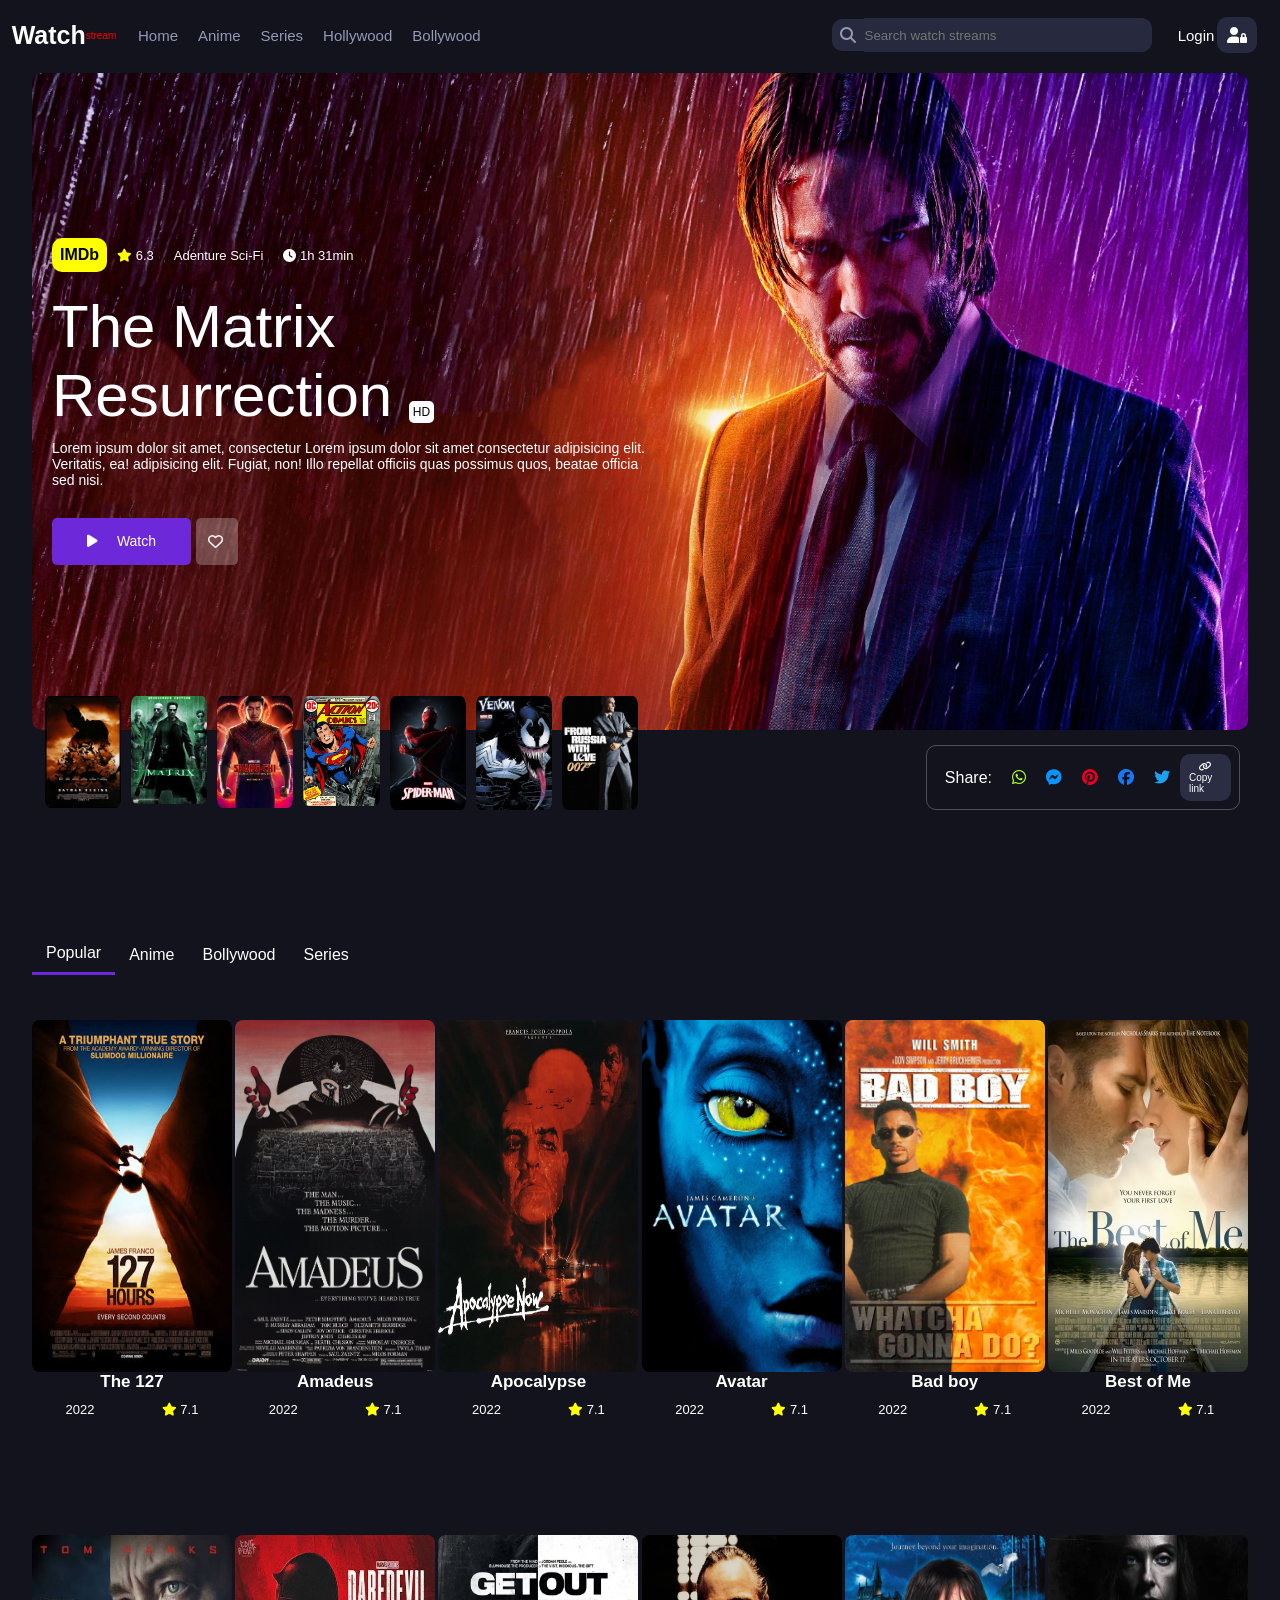
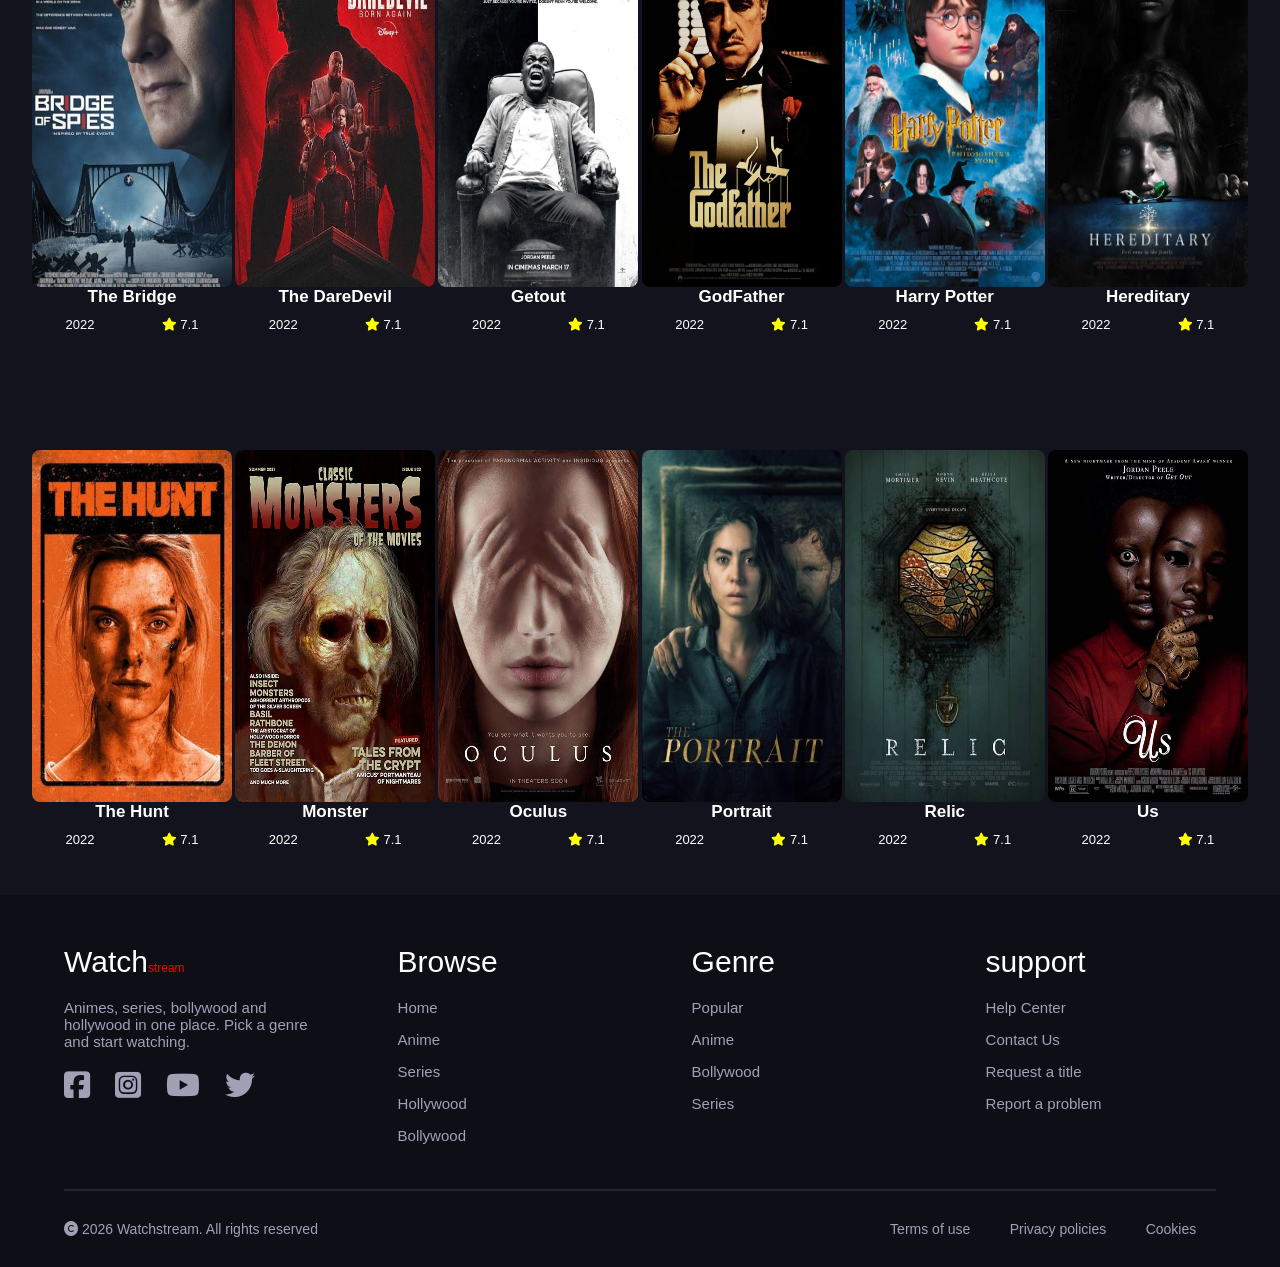
<file: index.html>
<!DOCTYPE html>
<html lang="en">
<head>
    <meta charset="UTF-8">
    <meta name="viewport" content="width=device-width, initial-scale=1.0">
    <title>Watch Stream</title>
    <link rel="stylesheet" href="index.css">
    <link rel="stylesheet" href="https://cdnjs.cloudflare.com/ajax/libs/font-awesome/6.4.0/css/all.min.css">

</head>
<body>
    <header class="header_section">
        <nav id="nav_container">
            <div class="nav_logo">
                <label for="home_logo">Watch<sub>stream</sub></label>
                <input type="radio" id="home_logo" name="nav_links">
            </div>
            <div class="nav_links">
                <label for="home">Home</label>
                <input type="radio" id="home" name="nav_links" checked>
                <label for="anime_nav">Anime</label>
                <input type="radio" id="anime_nav" name="nav_links">
                <label for="series_nav">Series</label>
                <input type="radio" id="series_nav" name="nav_links">
                <label for="holly">Hollywood</label>
                <input type="radio" id="holly" name="nav_links">
                <label for="bolly">Bollywood</label>
                <input type="radio" id="bolly" name="nav_links">
            </div>
            <div class="nav_search">
                <i class="fa-solid fa-magnifying-glass"></i>
                <input type="text" placeholder="Search watch streams" name="nav_search">
            </div>
            <div class="nav_login">
                <a href="http://127.0.0.1:5500/Watch_Stream/login.html#http://127.0.0.1:5500/Watch_Stream/index.html">Login</a>
                <i class="fa-solid fa-user-lock"></i>
            </div>
        </nav>
    </header>
    <main class="main_section">
        <div class="home_section">
            <div id="hero_container">
                <div class="hero_image">
                    <div class="hero_text">
                        <div class="hero_rating">
                            <h3>IMDb</h3>
                            <p><i class="fa-solid fa-star" style="color: yellow;"></i>  6.3</p>
                            <p>Adenture Sci-Fi</p>
                            <p><i class="fa-solid fa-clock"></i>    1h 31min</p>
                        </div>
                        <div class="hero_caption">
                            <h2>The Matrix Resurrection <span>HD</span></h2>
                            <p>Lorem ipsum dolor sit amet, consectetur Lorem ipsum dolor sit amet consectetur adipisicing elit. Veritatis, ea! adipisicing elit. Fugiat, non! Illo repellat officiis quas possimus quos, beatae officia sed nisi.</p>
                        </div>
                        <div class="hero_buttons">
                            <a href="#"><i class="fa-solid fa-play"></i>       Watch</a>
                            <div class="button2">
                                <a href="#"><i class="fa-regular fa-heart"></i></a>
                            </div>
                        </div>
                    </div>
                </div>
            </div>
            <div class="hero_options">
                <div class="hero_options_images">
                    <img src="images/batman.jpg" alt="baty" alt="batman">
                    <img src="images/matrix.jpg" alt="matrix">
                    <img src="images/shang.jpg" alt="shang chi">
                    <img src="images/superman.jpg" alt="superman">
                    <img src="images/spider.jpg" alt="spiderman">
                    <img src="images/venom.jpg" alt="venom">
                    <img src="images/james.jpg" alt="james bond">
                </div>
                <div class="hero_share">
                    <p>Share:</p>
                    <a href="#"><i class="fa-brands fa-whatsapp" style="color: greenyellow;"></i></a>
                    <a href="#"><i class="fa-brands fa-facebook-messenger" style="color: #0695FF;"></i></a>
                    <a href="#"><i class="fa-brands fa-pinterest" style="color: rgb(230, 0, 35);"></i></a>
                    <a href="#"><i class="fa-brands fa-facebook" style="color: rgb(24, 119, 242);"></i></a>
                    <a href="#"><i class="fa-brands fa-twitter" style="color: rgb(29, 161, 242);"></i></a>
                    <a href="#" class="hero_p"><p><i class="fa-solid fa-link"></i>Copy link</p></a>
                </div>
            </div>
            <div class="genre_container">
                <div class="genre_values">
                    <label for="popular" class="popular_label">Popular</label>
                    <input type="radio" value="popular" id="popular" class="radio" name="radio_same" checked>
                    <label for="anime" class="anime_label">Anime</label>
                    <input type="radio" value="anime" id="anime" class="radio" name="radio_same">
                    <label for="bollywood" class="bollywood_label">Bollywood</label>
                    <input type="radio" value="Bollywood" id="bollywood" class="radio" name="radio_same">
                    <label for="series" class="series_label">Series</label>
                    <input type="radio" value="series" id="series" class="radio" name="radio_same">
                </div>
            </div>
            <div class="movie_container">
                <div class="popular_movie">
                    <div class="popular_movie_set">
                        <img src="popular_content/127.jpg" alt="">
                        <div class="movie_text">
                            <h3>The 127</h3>
                            <div class="movie_p">
                                <p>2022</p>
                                <p><i class="fa-solid fa-star" style="color: yellow;"></i> 7.1</p>
                            </div>
                        </div>
                    </div>
                    <div class="popular_movie_set">
                        <img src="popular_content/amadeus.jpg" alt="">
                        <div class="movie_text">
                            <h3>Amadeus</h3>
                            <div class="movie_p">
                                <p>2022</p>
                                <p><i class="fa-solid fa-star" style="color: yellow;"></i> 7.1</p>
                            </div>
                        </div>
                    </div>
                    <div class="popular_movie_set">
                        <img src="popular_content/apocalypse.webp" alt="">
                        <div class="movie_text">
                            <h3>Apocalypse</h3>
                            <div class="movie_p">
                                <p>2022</p>
                                <p><i class="fa-solid fa-star" style="color: yellow;"></i> 7.1</p>
                            </div>
                        </div>
                    </div>
                    <div class="popular_movie_set">
                        <img src="popular_content/avatar.jpg" alt="">
                        <div class="movie_text">
                            <h3>Avatar</h3>
                            <div class="movie_p">
                                <p>2022</p>
                                <p><i class="fa-solid fa-star" style="color: yellow;"></i> 7.1</p>
                            </div>
                        </div>
                    </div>
                    <div class="popular_movie_set">
                        <img src="popular_content/badboy.jpg" alt="">
                        <div class="movie_text">
                            <h3>Bad boy</h3>
                            <div class="movie_p">
                                <p>2022</p>
                                <p><i class="fa-solid fa-star" style="color: yellow;"></i> 7.1</p>
                            </div>
                        </div>
                    </div>
                    <div class="popular_movie_set">
                        <img src="popular_content/bestof me.webp" alt="">
                        <div class="movie_text">
                            <h3>Best of Me</h3>
                            <div class="movie_p">
                                <p>2022</p>
                                <p><i class="fa-solid fa-star" style="color: yellow;"></i> 7.1</p>
                            </div>
                        </div>
                    </div>
                    <div class="popular_movie_set">
                        <img src="popular_content/bridge.jpg" alt="">
                        <div class="movie_text">
                            <h3>The Bridge</h3>
                            <div class="movie_p">
                                <p>2022</p>
                                <p><i class="fa-solid fa-star" style="color: yellow;"></i> 7.1</p>
                            </div>
                        </div>
                    </div>
                    <div class="popular_movie_set">
                        <img src="popular_content/daredevil.jpg" alt="">
                        <div class="movie_text">
                            <h3>The DareDevil</h3>
                            <div class="movie_p">
                                <p>2022</p>
                                <p><i class="fa-solid fa-star" style="color: yellow;"></i> 7.1</p>
                            </div>
                        </div>
                    </div>
                    <div class="popular_movie_set">
                        <img src="popular_content/getout.webp" alt="">
                        <div class="movie_text">
                            <h3>Getout</h3>
                            <div class="movie_p">
                                <p>2022</p>
                                <p><i class="fa-solid fa-star" style="color: yellow;"></i> 7.1</p>
                            </div>
                        </div>
                    </div>
                    <div class="popular_movie_set">
                        <img src="popular_content/godfather.jpg" alt="">
                        <div class="movie_text">
                            <h3>GodFather</h3>
                            <div class="movie_p">
                                <p>2022</p>
                                <p><i class="fa-solid fa-star" style="color: yellow;"></i> 7.1</p>
                            </div>
                        </div>
                    </div>
                    <div class="popular_movie_set">
                        <img src="popular_content/harrypotter.jpg" alt="">
                        <div class="movie_text">
                            <h3>Harry Potter</h3>
                            <div class="movie_p">
                                <p>2022</p>
                                <p><i class="fa-solid fa-star" style="color: yellow;"></i> 7.1</p>
                            </div>
                        </div>
                    </div>
                    <div class="popular_movie_set">
                        <img src="popular_content/hereditary.webp" alt="">
                        <div class="movie_text">
                            <h3>Hereditary</h3>
                            <div class="movie_p">
                                <p>2022</p>
                                <p><i class="fa-solid fa-star" style="color: yellow;"></i> 7.1</p>
                            </div>
                        </div>
                    </div>
                    <div class="popular_movie_set">
                        <img src="popular_content/hunt.jpg" alt="">
                        <div class="movie_text">
                            <h3>The Hunt</h3>
                            <div class="movie_p">
                                <p>2022</p>
                                <p><i class="fa-solid fa-star" style="color: yellow;"></i> 7.1</p>
                            </div>
                        </div>
                    </div>
                    <div class="popular_movie_set">
                        <img src="popular_content/monster.webp" alt="">
                        <div class="movie_text">
                            <h3>Monster</h3>
                            <div class="movie_p">
                                <p>2022</p>
                                <p><i class="fa-solid fa-star" style="color: yellow;"></i> 7.1</p>
                            </div>
                        </div>
                    </div>
                    <div class="popular_movie_set">
                        <img src="popular_content/oculus.jpg" alt="">
                        <div class="movie_text">
                            <h3>Oculus</h3>
                            <div class="movie_p">
                                <p>2022</p>
                                <p><i class="fa-solid fa-star" style="color: yellow;"></i> 7.1</p>
                            </div>
                        </div>
                    </div>
                    <div class="popular_movie_set">
                        <img src="popular_content/portrait.jpg" alt="">
                        <div class="movie_text">
                            <h3>Portrait</h3>
                            <div class="movie_p">
                                <p>2022</p>
                                <p><i class="fa-solid fa-star" style="color: yellow;"></i> 7.1</p>
                            </div>
                        </div>
                    </div>
                    <div class="popular_movie_set">
                        <img src="popular_content/relic.jpg" alt="">
                        <div class="movie_text">
                            <h3>Relic</h3>
                            <div class="movie_p">
                                <p>2022</p>
                                <p><i class="fa-solid fa-star" style="color: yellow;"></i> 7.1</p>
                            </div>
                        </div>
                    </div>
                    <div class="popular_movie_set">
                        <img src="popular_content/us.jpg" alt="">
                        <div class="movie_text">
                            <h3>Us</h3>
                            <div class="movie_p">
                                <p>2022</p>
                                <p><i class="fa-solid fa-star" style="color: yellow;"></i> 7.1</p>
                            </div>
                        </div>
                    </div>
                </div>
                <div class="anime_contain">
                    <div class="popular_movie_set">
                        <img src="anime_images/akira.jpg" alt="">
                        <div class="movie_text">
                            <h3>Akira</h3>
                            <div class="movie_p">
                                <p>2022</p>
                                <p><i class="fa-solid fa-star" style="color: yellow;"></i> 7.1</p>
                            </div>
                        </div>
                    </div>
                    <div class="popular_movie_set">
                        <img src="anime_images/another.jpg" alt="">
                        <div class="movie_text">
                            <h3>Another</h3>
                            <div class="movie_p">
                                <p>2022</p>
                                <p><i class="fa-solid fa-star" style="color: yellow;"></i> 7.1</p>
                            </div>
                        </div>
                    </div>
                    <div class="popular_movie_set">
                        <img src="anime_images/blackclover.jpg" alt="">
                        <div class="movie_text">
                            <h3>BlackClover</h3>
                            <div class="movie_p">
                                <p>2022</p>
                                <p><i class="fa-solid fa-star" style="color: yellow;"></i> 7.1</p>
                            </div>
                        </div>
                    </div>
                    <div class="popular_movie_set">
                        <img src="anime_images/bleach.jpg" alt="">
                        <div class="movie_text">
                            <h3>Bleach</h3>
                            <div class="movie_p">
                                <p>2022</p>
                                <p><i class="fa-solid fa-star" style="color: yellow;"></i> 7.1</p>
                            </div>
                        </div>
                    </div>
                    <div class="popular_movie_set">
                        <img src="anime_images/deathnote.jpg" alt="">
                        <div class="movie_text">
                            <h3>Death Note</h3>
                            <div class="movie_p">
                                <p>2022</p>
                                <p><i class="fa-solid fa-star" style="color: yellow;"></i> 7.1</p>
                            </div>
                        </div>
                    </div>
                    <div class="popular_movie_set">
                        <img src="anime_images/demonslayer.jpg" alt="">
                        <div class="movie_text">
                            <h3>Demon Slayer</h3>
                            <div class="movie_p">
                                <p>2022</p>
                                <p><i class="fa-solid fa-star" style="color: yellow;"></i> 7.1</p>
                            </div>
                        </div>
                    </div>
                    <div class="popular_movie_set">
                        <img src="anime_images/dragonball.jpg" alt="">
                        <div class="movie_text">
                            <h3>Dragon Ballz</h3>
                            <div class="movie_p">
                                <p>2022</p>
                                <p><i class="fa-solid fa-star" style="color: yellow;"></i> 7.1</p>
                            </div>
                        </div>
                    </div>
                    <div class="popular_movie_set">
                        <img src="anime_images/gate.jpg" alt="">
                        <div class="movie_text">
                            <h3>Gate</h3>
                            <div class="movie_p">
                                <p>2022</p>
                                <p><i class="fa-solid fa-star" style="color: yellow;"></i> 7.1</p>
                            </div>
                        </div>
                    </div>
                    <div class="popular_movie_set">
                        <img src="anime_images/haikyu.jpg" alt="">
                        <div class="movie_text">
                            <h3>Haikyu</h3>
                            <div class="movie_p">
                                <p>2022</p>
                                <p><i class="fa-solid fa-star" style="color: yellow;"></i> 7.1</p>
                            </div>
                        </div>
                    </div>
                    <div class="popular_movie_set">
                        <img src="anime_images/jujutsu.jpg" alt="">
                        <div class="movie_text">
                            <h3>Jujutsu Kaisen</h3>
                            <div class="movie_p">
                                <p>2022</p>
                                <p><i class="fa-solid fa-star" style="color: yellow;"></i> 7.1</p>
                            </div>
                        </div>
                    </div>
                    <div class="popular_movie_set">
                        <img src="anime_images/lain.jpg" alt="">
                        <div class="movie_text">
                            <h3>Serial Experiment Lain</h3>
                            <div class="movie_p">
                                <p>2022</p>
                                <p><i class="fa-solid fa-star" style="color: yellow;"></i> 7.1</p>
                            </div>
                        </div>
                    </div>
                    <div class="popular_movie_set">
                        <img src="anime_images/naruto.jpg" alt="">
                        <div class="movie_text">
                            <h3>Naruto</h3>
                            <div class="movie_p">
                                <p>2022</p>
                                <p><i class="fa-solid fa-star" style="color: yellow;"></i> 7.1</p>
                            </div>
                        </div>
                    </div>
                    <div class="popular_movie_set">
                        <img src="anime_images/onepiece.jpg" alt="">
                        <div class="movie_text">
                            <h3>One Piece</h3>
                            <div class="movie_p">
                                <p>2022</p>
                                <p><i class="fa-solid fa-star" style="color: yellow;"></i> 7.1</p>
                            </div>
                        </div>
                    </div>
                    <div class="popular_movie_set">
                        <img src="anime_images/paprika.jpg" alt="">
                        <div class="movie_text">
                            <h3>Paprika</h3>
                            <div class="movie_p">
                                <p>2022</p>
                                <p><i class="fa-solid fa-star" style="color: yellow;"></i> 7.1</p>
                            </div>
                        </div>
                    </div>
                    <div class="popular_movie_set">
                        <img src="anime_images/promise.jpg" alt="">
                        <div class="movie_text">
                            <h3>The Promise Neverland</h3>
                            <div class="movie_p">
                                <p>2022</p>
                                <p><i class="fa-solid fa-star" style="color: yellow;"></i> 7.1</p>
                            </div>
                        </div>
                    </div>
                    <div class="popular_movie_set">
                        <img src="anime_images/steinsgate.jpg" alt="">
                        <div class="movie_text">
                            <h3>Steins Gate</h3>
                            <div class="movie_p">
                                <p>2022</p>
                                <p><i class="fa-solid fa-star" style="color: yellow;"></i> 7.1</p>
                            </div>
                        </div>
                    </div>
                    <div class="popular_movie_set">
                        <img src="anime_images/summertime.jpg" alt="">
                        <div class="movie_text">
                            <h3>Summertime Rendering</h3>
                            <div class="movie_p">
                                <p>2022</p>
                                <p><i class="fa-solid fa-star" style="color: yellow;"></i> 7.1</p>
                            </div>
                        </div>
                    </div>
                    <div class="popular_movie_set">
                        <img src="anime_images/tokyo ghoul.jpg" alt="">
                        <div class="movie_text">
                            <h3>Tokyo Ghoul</h3>
                            <div class="movie_p">
                                <p>2022</p>
                                <p><i class="fa-solid fa-star" style="color: yellow;"></i> 7.1</p>
                            </div>
                        </div>
                    </div>
                </div>
                <div class="bollywood_contain">
                    <div class="popular_movie_set">
                        <img src="bollywood/bandhan.jpg" alt="">
                        <div class="movie_text">
                            <h3>Bandhan</h3>
                            <div class="movie_p">
                                <p>2022</p>
                                <p><i class="fa-solid fa-star" style="color: yellow;"></i> 7.1</p>
                            </div>
                        </div>
                    </div>
                    <div class="popular_movie_set">
                        <img src="bollywood/barsaat.jpg" alt="">
                        <div class="movie_text">
                            <h3>Barsaat</h3>
                            <div class="movie_p">
                                <p>2022</p>
                                <p><i class="fa-solid fa-star" style="color: yellow;"></i> 7.1</p>
                            </div>
                        </div>
                    </div>
                    <div class="popular_movie_set">
                        <img src="bollywood/deewar.jpg" alt="">
                        <div class="movie_text">
                            <h3>Deewar</h3>
                            <div class="movie_p">
                                <p>2022</p>
                                <p><i class="fa-solid fa-star" style="color: yellow;"></i> 7.1</p>
                            </div>
                        </div>
                    </div>
                    <div class="popular_movie_set">
                        <img src="bollywood/devdas.jpg" alt="">
                        <div class="movie_text">
                            <h3>Devdas</h3>
                            <div class="movie_p">
                                <p>2022</p>
                                <p><i class="fa-solid fa-star" style="color: yellow;"></i> 7.1</p>
                            </div>
                        </div>
                    </div>
                    <div class="popular_movie_set">
                        <img src="bollywood/guru.jpg" alt="">
                        <div class="movie_text">
                            <h3>Guru</h3>
                            <div class="movie_p">
                                <p>2022</p>
                                <p><i class="fa-solid fa-star" style="color: yellow;"></i> 7.1</p>
                            </div>
                        </div>
                    </div>
                    <div class="popular_movie_set">
                        <img src="bollywood/hum tum.webp" alt="">
                        <div class="movie_text">
                            <h3>Hum Tum</h3>
                            <div class="movie_p">
                                <p>2022</p>
                                <p><i class="fa-solid fa-star" style="color: yellow;"></i> 7.1</p>
                            </div>
                        </div>
                    </div>
                    <div class="popular_movie_set">
                        <img src="bollywood/kahaani.jpg" alt="">
                        <div class="movie_text">
                            <h3>Kahaani</h3>
                            <div class="movie_p">
                                <p>2022</p>
                                <p><i class="fa-solid fa-star" style="color: yellow;"></i> 7.1</p>
                            </div>
                        </div>
                    </div>
                    <div class="popular_movie_set">
                        <img src="bollywood/lagaan.jpg" alt="">
                        <div class="movie_text">
                            <h3>Lagaan</h3>
                            <div class="movie_p">
                                <p>2022</p>
                                <p><i class="fa-solid fa-star" style="color: yellow;"></i> 7.1</p>
                            </div>
                        </div>
                    </div>
                    <div class="popular_movie_set">
                        <img src="bollywood/masaan.jpg" alt="">
                        <div class="movie_text">
                            <h3>Masaan</h3>
                            <div class="movie_p">
                                <p>2022</p>
                                <p><i class="fa-solid fa-star" style="color: yellow;"></i> 7.1</p>
                            </div>
                        </div>
                    </div>
                    <div class="popular_movie_set">
                        <img src="bollywood/muchaleazam.jpg" alt="">
                        <div class="movie_text">
                            <h3>Muchaleazam</h3>
                            <div class="movie_p">
                                <p>2022</p>
                                <p><i class="fa-solid fa-star" style="color: yellow;"></i> 7.1</p>
                            </div>
                        </div>
                    </div>
                    <div class="popular_movie_set">
                        <img src="bollywood/oo meri sharilee.jpg" alt="">
                        <div class="movie_text">
                            <h3>Oo Meri Sharmilee</h3>
                            <div class="movie_p">
                                <p>2022</p>
                                <p><i class="fa-solid fa-star" style="color: yellow;"></i> 7.1</p>
                            </div>
                        </div>
                    </div>
                    <div class="popular_movie_set">
                        <img src="bollywood/padmaavati.jpg" alt="">
                        <div class="movie_text">
                            <h3>Padmaavati</h3>
                            <div class="movie_p">
                                <p>2022</p>
                                <p><i class="fa-solid fa-star" style="color: yellow;"></i> 7.1</p>
                            </div>
                        </div>
                    </div>
                    <div class="popular_movie_set">
                        <img src="bollywood/raaz.jpg" alt="">
                        <div class="movie_text">
                            <h3>Raaz</h3>
                            <div class="movie_p">
                                <p>2022</p>
                                <p><i class="fa-solid fa-star" style="color: yellow;"></i> 7.1</p>
                            </div>
                        </div>
                    </div>
                    <div class="popular_movie_set">
                        <img src="bollywood/raees.jpg" alt="">
                        <div class="movie_text">
                            <h3>Raees</h3>
                            <div class="movie_p">
                                <p>2022</p>
                                <p><i class="fa-solid fa-star" style="color: yellow;"></i> 7.1</p>
                            </div>
                        </div>
                    </div>
                    <div class="popular_movie_set">
                        <img src="bollywood/sadma.jpg" alt="">
                        <div class="movie_text">
                            <h3>Sadma</h3>
                            <div class="movie_p">
                                <p>2022</p>
                                <p><i class="fa-solid fa-star" style="color: yellow;"></i> 7.1</p>
                            </div>
                        </div>
                    </div>
                    <div class="popular_movie_set">
                        <img src="bollywood/saiyara.webp" alt="">
                        <div class="movie_text">
                            <h3>Saiyara</h3>
                            <div class="movie_p">
                                <p>2022</p>
                                <p><i class="fa-solid fa-star" style="color: yellow;"></i> 7.1</p>
                            </div>
                        </div>
                    </div>
                    <div class="popular_movie_set">
                        <img src="bollywood/sholay.jpg" alt="">
                        <div class="movie_text">
                            <h3>Sholay</h3>
                            <div class="movie_p">
                                <p>2022</p>
                                <p><i class="fa-solid fa-star" style="color: yellow;"></i> 7.1</p>
                            </div>
                        </div>
                    </div>
                    <div class="popular_movie_set">
                        <img src="bollywood/kahaani.jpg" alt="">
                        <div class="movie_text">
                            <h3>Kahaani</h3>
                            <div class="movie_p">
                                <p>2022</p>
                                <p><i class="fa-solid fa-star" style="color: yellow;"></i> 7.1</p>
                            </div>
                        </div>
                    </div>
                </div>
                <div class="series_contain">
                    <div class="popular_movie_set">
                        <img src="series/a complete unknown.jpg" alt="">
                        <div class="movie_text">
                            <h3>A complete unknown</h3>
                            <div class="movie_p">
                                <p>2022</p>
                                <p><i class="fa-solid fa-star" style="color: yellow;"></i> 7.1</p>
                            </div>
                        </div>
                    </div>
                    <div class="popular_movie_set">
                        <img src="series/from.jpg" alt="">
                        <div class="movie_text">
                            <h3>From</h3>
                            <div class="movie_p">
                                <p>2022</p>
                                <p><i class="fa-solid fa-star" style="color: yellow;"></i> 7.1</p>
                            </div>
                        </div>
                    </div>
                    <div class="popular_movie_set">
                        <img src="series/gatsby.jpg" alt="">
                        <div class="movie_text">
                            <h3>Gatsby</h3>
                            <div class="movie_p">
                                <p>2022</p>
                                <p><i class="fa-solid fa-star" style="color: yellow;"></i> 7.1</p>
                            </div>
                        </div>
                    </div>
                    <div class="popular_movie_set">
                        <img src="series/i will find you.jpg" alt="">
                        <div class="movie_text">
                            <h3>I will find you</h3>
                            <div class="movie_p">
                                <p>2022</p>
                                <p><i class="fa-solid fa-star" style="color: yellow;"></i> 7.1</p>
                            </div>
                        </div>
                    </div>
                    <div class="popular_movie_set">
                        <img src="series/inside henry cato.webp" alt="">
                        <div class="movie_text">
                            <h3>Inside henry cato</h3>
                            <div class="movie_p">
                                <p>2022</p>
                                <p><i class="fa-solid fa-star" style="color: yellow;"></i> 7.1</p>
                            </div>
                        </div>
                    </div>
                    <div class="popular_movie_set">
                        <img src="series/money heist.jpg" alt="">
                        <div class="movie_text">
                            <h3>Money heist</h3>
                            <div class="movie_p">
                                <p>2022</p>
                                <p><i class="fa-solid fa-star" style="color: yellow;"></i> 7.1</p>
                            </div>
                        </div>
                    </div>
                    <div class="popular_movie_set">
                        <img src="series/national geographic.jpg" alt="">
                        <div class="movie_text">
                            <h3>National geographic</h3>
                            <div class="movie_p">
                                <p>2022</p>
                                <p><i class="fa-solid fa-star" style="color: yellow;"></i> 7.1</p>
                            </div>
                        </div>
                    </div>
                    <div class="popular_movie_set">
                        <img src="series/nordic chic.webp" alt="">
                        <div class="movie_text">
                            <h3>Nordic Chic</h3>
                            <div class="movie_p">
                                <p>2022</p>
                                <p><i class="fa-solid fa-star" style="color: yellow;"></i> 7.1</p>
                            </div>
                        </div>
                    </div>
                    <div class="popular_movie_set">
                        <img src="series/portrait.jpg" alt="">
                        <div class="movie_text">
                            <h3>The Portrait</h3>
                            <div class="movie_p">
                                <p>2022</p>
                                <p><i class="fa-solid fa-star" style="color: yellow;"></i> 7.1</p>
                            </div>
                        </div>
                    </div>
                    <div class="popular_movie_set">
                        <img src="series/primavera.webp" alt="">
                        <div class="movie_text">
                            <h3>Primavera</h3>
                            <div class="movie_p">
                                <p>2022</p>
                                <p><i class="fa-solid fa-star" style="color: yellow;"></i> 7.1</p>
                            </div>
                        </div>
                    </div>
                    <div class="popular_movie_set">
                        <img src="series/revenge is best served rich.webp" alt="">
                        <div class="movie_text">
                            <h3>Revenge is best served rich</h3>
                            <div class="movie_p">
                                <p>2022</p>
                                <p><i class="fa-solid fa-star" style="color: yellow;"></i> 7.1</p>
                            </div>
                        </div>
                    </div>
                    <div class="popular_movie_set">
                        <img src="series/rome.webp" alt="">
                        <div class="movie_text">
                            <h3>Rome</h3>
                            <div class="movie_p">
                                <p>2022</p>
                                <p><i class="fa-solid fa-star" style="color: yellow;"></i> 7.1</p>
                            </div>
                        </div>
                    </div>
                    <div class="popular_movie_set">
                        <img src="series/stay close.jpg" alt="">
                        <div class="movie_text">
                            <h3>Stay close</h3>
                            <div class="movie_p">
                                <p>2022</p>
                                <p><i class="fa-solid fa-star" style="color: yellow;"></i> 7.1</p>
                            </div>
                        </div>
                    </div>
                    <div class="popular_movie_set">
                        <img src="series/the english.jpg" alt="">
                        <div class="movie_text">
                            <h3>The English</h3>
                            <div class="movie_p">
                                <p>2022</p>
                                <p><i class="fa-solid fa-star" style="color: yellow;"></i> 7.1</p>
                            </div>
                        </div>
                    </div>
                    <div class="popular_movie_set">
                        <img src="series/the listener.jpg" alt="">
                        <div class="movie_text">
                            <h3>The listener</h3>
                            <div class="movie_p">
                                <p>2022</p>
                                <p><i class="fa-solid fa-star" style="color: yellow;"></i> 7.1</p>
                            </div>
                        </div>
                    </div>
                    <div class="popular_movie_set">
                        <img src="series/the stolen crown.jpg" alt="">
                        <div class="movie_text">
                            <h3>The stolen crown</h3>
                            <div class="movie_p">
                                <p>2022</p>
                                <p><i class="fa-solid fa-star" style="color: yellow;"></i> 7.1</p>
                            </div>
                        </div>
                    </div>
                    <div class="popular_movie_set">
                        <img src="series/wednesday.jpg" alt="">
                        <div class="movie_text">
                            <h3>Wednesday</h3>
                            <div class="movie_p">
                                <p>2022</p>
                                <p><i class="fa-solid fa-star" style="color: yellow;"></i> 7.1</p>
                            </div>
                        </div>
                    </div>
                    <div class="popular_movie_set">
                        <img src="series/the face.avif" alt="">
                        <div class="movie_text">
                            <h3>The face</h3>
                            <div class="movie_p">
                                <p>2022</p>
                                <p><i class="fa-solid fa-star" style="color: yellow;"></i> 7.1</p>
                            </div>
                        </div>
                    </div>
                </div>
            </div>
            <footer>
                <div class="footer_section">
                    <div class="watchstream_section">
                        <h3>Watch<span>stream</span></h3>
                        <p>Animes, series, bollywood and hollywood in one place. Pick a genre and start watching.</p>
                        <div class="footer_icons">
                            <a href="#"><i class="fa-brands fa-square-facebook"></i></a>
                            <a href="#"><i class="fa-brands fa-square-instagram"></i></a>
                            <a href="#"><i class="fa-brands fa-youtube"></i></a>
                            <a href="#"><i class="fa-brands fa-twitter"></i></a>
                        </div>
                    </div>
                    <div class="browse">
                        <h3>Browse</h3>
                        <label for="home">Home</label>
                        <input type="radio" id="home" name="nav_links" checked>
                        <label for="anime_nav">Anime</label>
                        <input type="radio" id="anime_nav" name="nav_links">
                        <label for="series_nav">Series</label>
                        <input type="radio" id="series_nav" name="nav_links">
                        <label for="holly">Hollywood</label>
                        <input type="radio" id="holly" name="nav_links">
                        <label for="bolly">Bollywood</label>
                        <input type="radio" id="bolly" name="nav_links">
                    </div>
                    <div class="genre">
                        <h3>Genre</h3>
                        <label for="popular_genre">Popular</label>
                        <input type="radio" value="popular_genre" id="popular" name="radio_same">
                        <label for="anime">Anime</label>
                        <input type="radio" value="anime" id="anime_genre" name="radio_same">
                        <label for="bollywood">Bollywood</label>
                        <input type="radio" value="Bollywood" id="bollywood"  name="radio_same">
                        <label for="series">Series</label>
                        <input type="radio" value="series" id="series_genre" name="radio_same">
                    </div>
                    <div class="support">
                        <h3>support</h3>
                        <a href="#">Help Center</a>
                        <a href="#">Contact Us</a>
                        <a href="#">Request a title</a>
                        <a href="#">Report a problem</a>
                    </div>
                </div>
                <div class="footer_bottom">
                    <p><i class="fa-solid fa-copyright"></i>    2026 Watchstream. All rights reserved</p>
                    <div class="footer_anchor">
                        <a href="#">Terms of use</a>
                        <a href="#">Privacy policies</a>
                        <a href="#">Cookies</a>
                    </div>
                </div>
            </footer>
        </div>
        <div class="anime_section">
            <div class="anime_section_actual">
                <div class="popular_movie_set">
                        <img src="anime_images/akira.jpg" alt="">
                        <div class="movie_text">
                            <h3>Akira</h3>
                            <div class="movie_p">
                                <p>2022</p>
                                <p><i class="fa-solid fa-star" style="color: yellow;"></i> 7.1</p>
                            </div>
                        </div>
                    </div>
                    <div class="popular_movie_set">
                        <img src="anime_images/another.jpg" alt="">
                        <div class="movie_text">
                            <h3>Another</h3>
                            <div class="movie_p">
                                <p>2022</p>
                                <p><i class="fa-solid fa-star" style="color: yellow;"></i> 7.1</p>
                            </div>
                        </div>
                    </div>
                    <div class="popular_movie_set">
                        <img src="anime_images/blackclover.jpg" alt="">
                        <div class="movie_text">
                            <h3>BlackClover</h3>
                            <div class="movie_p">
                                <p>2022</p>
                                <p><i class="fa-solid fa-star" style="color: yellow;"></i> 7.1</p>
                            </div>
                        </div>
                    </div>
                    <div class="popular_movie_set">
                        <img src="anime_images/bleach.jpg" alt="">
                        <div class="movie_text">
                            <h3>Bleach</h3>
                            <div class="movie_p">
                                <p>2022</p>
                                <p><i class="fa-solid fa-star" style="color: yellow;"></i> 7.1</p>
                            </div>
                        </div>
                    </div>
                    <div class="popular_movie_set">
                        <img src="anime_images/deathnote.jpg" alt="">
                        <div class="movie_text">
                            <h3>Death Note</h3>
                            <div class="movie_p">
                                <p>2022</p>
                                <p><i class="fa-solid fa-star" style="color: yellow;"></i> 7.1</p>
                            </div>
                        </div>
                    </div>
                    <div class="popular_movie_set">
                        <img src="anime_images/demonslayer.jpg" alt="">
                        <div class="movie_text">
                            <h3>Demon Slayer</h3>
                            <div class="movie_p">
                                <p>2022</p>
                                <p><i class="fa-solid fa-star" style="color: yellow;"></i> 7.1</p>
                            </div>
                        </div>
                    </div>
                    <div class="popular_movie_set">
                        <img src="anime_images/dragonball.jpg" alt="">
                        <div class="movie_text">
                            <h3>Dragon Ballz</h3>
                            <div class="movie_p">
                                <p>2022</p>
                                <p><i class="fa-solid fa-star" style="color: yellow;"></i> 7.1</p>
                            </div>
                        </div>
                    </div>
                    <div class="popular_movie_set">
                        <img src="anime_images/gate.jpg" alt="">
                        <div class="movie_text">
                            <h3>Gate</h3>
                            <div class="movie_p">
                                <p>2022</p>
                                <p><i class="fa-solid fa-star" style="color: yellow;"></i> 7.1</p>
                            </div>
                        </div>
                    </div>
                    <div class="popular_movie_set">
                        <img src="anime_images/haikyu.jpg" alt="">
                        <div class="movie_text">
                            <h3>Haikyu</h3>
                            <div class="movie_p">
                                <p>2022</p>
                                <p><i class="fa-solid fa-star" style="color: yellow;"></i> 7.1</p>
                            </div>
                        </div>
                    </div>
                    <div class="popular_movie_set">
                        <img src="anime_images/jujutsu.jpg" alt="">
                        <div class="movie_text">
                            <h3>Jujutsu Kaisen</h3>
                            <div class="movie_p">
                                <p>2022</p>
                                <p><i class="fa-solid fa-star" style="color: yellow;"></i> 7.1</p>
                            </div>
                        </div>
                    </div>
                    <div class="popular_movie_set">
                        <img src="anime_images/lain.jpg" alt="">
                        <div class="movie_text">
                            <h3>Serial Experiment Lain</h3>
                            <div class="movie_p">
                                <p>2022</p>
                                <p><i class="fa-solid fa-star" style="color: yellow;"></i> 7.1</p>
                            </div>
                        </div>
                    </div>
                    <div class="popular_movie_set">
                        <img src="anime_images/naruto.jpg" alt="">
                        <div class="movie_text">
                            <h3>Naruto</h3>
                            <div class="movie_p">
                                <p>2022</p>
                                <p><i class="fa-solid fa-star" style="color: yellow;"></i> 7.1</p>
                            </div>
                        </div>
                    </div>
                    <div class="popular_movie_set">
                        <img src="anime_images/onepiece.jpg" alt="">
                        <div class="movie_text">
                            <h3>One Piece</h3>
                            <div class="movie_p">
                                <p>2022</p>
                                <p><i class="fa-solid fa-star" style="color: yellow;"></i> 7.1</p>
                            </div>
                        </div>
                    </div>
                    <div class="popular_movie_set">
                        <img src="anime_images/paprika.jpg" alt="">
                        <div class="movie_text">
                            <h3>Paprika</h3>
                            <div class="movie_p">
                                <p>2022</p>
                                <p><i class="fa-solid fa-star" style="color: yellow;"></i> 7.1</p>
                            </div>
                        </div>
                    </div>
                    <div class="popular_movie_set">
                        <img src="anime_images/promise.jpg" alt="">
                        <div class="movie_text">
                            <h3>The Promise Neverland</h3>
                            <div class="movie_p">
                                <p>2022</p>
                                <p><i class="fa-solid fa-star" style="color: yellow;"></i> 7.1</p>
                            </div>
                        </div>
                    </div>
                    <div class="popular_movie_set">
                        <img src="anime_images/steinsgate.jpg" alt="">
                        <div class="movie_text">
                            <h3>Steins Gate</h3>
                            <div class="movie_p">
                                <p>2022</p>
                                <p><i class="fa-solid fa-star" style="color: yellow;"></i> 7.1</p>
                            </div>
                        </div>
                    </div>
                    <div class="popular_movie_set">
                        <img src="anime_images/summertime.jpg" alt="">
                        <div class="movie_text">
                            <h3>Summertime Rendering</h3>
                            <div class="movie_p">
                                <p>2022</p>
                                <p><i class="fa-solid fa-star" style="color: yellow;"></i> 7.1</p>
                            </div>
                        </div>
                    </div>
                    <div class="popular_movie_set">
                        <img src="anime_images/tokyo ghoul.jpg" alt="">
                        <div class="movie_text">
                            <h3>Tokyo Ghoul</h3>
                            <div class="movie_p">
                                <p>2022</p>
                                <p><i class="fa-solid fa-star" style="color: yellow;"></i> 7.1</p>
                            </div>
                        </div>
                    </div>
            </div>
        </div>
        
        <div class="series_section">
            <div class="series_section_actual">
                <div class="popular_movie_set">
                        <img src="series/a complete unknown.jpg" alt="">
                        <div class="movie_text">
                            <h3>A complete unknown</h3>
                            <div class="movie_p">
                                <p>2022</p>
                                <p><i class="fa-solid fa-star" style="color: yellow;"></i> 7.1</p>
                            </div>
                        </div>
                    </div>
                    <div class="popular_movie_set">
                        <img src="series/from.jpg" alt="">
                        <div class="movie_text">
                            <h3>From</h3>
                            <div class="movie_p">
                                <p>2022</p>
                                <p><i class="fa-solid fa-star" style="color: yellow;"></i> 7.1</p>
                            </div>
                        </div>
                    </div>
                    <div class="popular_movie_set">
                        <img src="series/gatsby.jpg" alt="">
                        <div class="movie_text">
                            <h3>Gatsby</h3>
                            <div class="movie_p">
                                <p>2022</p>
                                <p><i class="fa-solid fa-star" style="color: yellow;"></i> 7.1</p>
                            </div>
                        </div>
                    </div>
                    <div class="popular_movie_set">
                        <img src="series/i will find you.jpg" alt="">
                        <div class="movie_text">
                            <h3>I will find you</h3>
                            <div class="movie_p">
                                <p>2022</p>
                                <p><i class="fa-solid fa-star" style="color: yellow;"></i> 7.1</p>
                            </div>
                        </div>
                    </div>
                    <div class="popular_movie_set">
                        <img src="series/inside henry cato.webp" alt="">
                        <div class="movie_text">
                            <h3>Inside henry cato</h3>
                            <div class="movie_p">
                                <p>2022</p>
                                <p><i class="fa-solid fa-star" style="color: yellow;"></i> 7.1</p>
                            </div>
                        </div>
                    </div>
                    <div class="popular_movie_set">
                        <img src="series/money heist.jpg" alt="">
                        <div class="movie_text">
                            <h3>Money heist</h3>
                            <div class="movie_p">
                                <p>2022</p>
                                <p><i class="fa-solid fa-star" style="color: yellow;"></i> 7.1</p>
                            </div>
                        </div>
                    </div>
                    <div class="popular_movie_set">
                        <img src="series/national geographic.jpg" alt="">
                        <div class="movie_text">
                            <h3>National geographic</h3>
                            <div class="movie_p">
                                <p>2022</p>
                                <p><i class="fa-solid fa-star" style="color: yellow;"></i> 7.1</p>
                            </div>
                        </div>
                    </div>
                    <div class="popular_movie_set">
                        <img src="series/nordic chic.webp" alt="">
                        <div class="movie_text">
                            <h3>Nordic Chic</h3>
                            <div class="movie_p">
                                <p>2022</p>
                                <p><i class="fa-solid fa-star" style="color: yellow;"></i> 7.1</p>
                            </div>
                        </div>
                    </div>
                    <div class="popular_movie_set">
                        <img src="series/portrait.jpg" alt="">
                        <div class="movie_text">
                            <h3>The Portrait</h3>
                            <div class="movie_p">
                                <p>2022</p>
                                <p><i class="fa-solid fa-star" style="color: yellow;"></i> 7.1</p>
                            </div>
                        </div>
                    </div>
                    <div class="popular_movie_set">
                        <img src="series/primavera.webp" alt="">
                        <div class="movie_text">
                            <h3>Primavera</h3>
                            <div class="movie_p">
                                <p>2022</p>
                                <p><i class="fa-solid fa-star" style="color: yellow;"></i> 7.1</p>
                            </div>
                        </div>
                    </div>
                    <div class="popular_movie_set">
                        <img src="series/revenge is best served rich.webp" alt="">
                        <div class="movie_text">
                            <h3>Revenge is best served rich</h3>
                            <div class="movie_p">
                                <p>2022</p>
                                <p><i class="fa-solid fa-star" style="color: yellow;"></i> 7.1</p>
                            </div>
                        </div>
                    </div>
                    <div class="popular_movie_set">
                        <img src="series/rome.webp" alt="">
                        <div class="movie_text">
                            <h3>Rome</h3>
                            <div class="movie_p">
                                <p>2022</p>
                                <p><i class="fa-solid fa-star" style="color: yellow;"></i> 7.1</p>
                            </div>
                        </div>
                    </div>
                    <div class="popular_movie_set">
                        <img src="series/stay close.jpg" alt="">
                        <div class="movie_text">
                            <h3>Stay close</h3>
                            <div class="movie_p">
                                <p>2022</p>
                                <p><i class="fa-solid fa-star" style="color: yellow;"></i> 7.1</p>
                            </div>
                        </div>
                    </div>
                    <div class="popular_movie_set">
                        <img src="series/the english.jpg" alt="">
                        <div class="movie_text">
                            <h3>The English</h3>
                            <div class="movie_p">
                                <p>2022</p>
                                <p><i class="fa-solid fa-star" style="color: yellow;"></i> 7.1</p>
                            </div>
                        </div>
                    </div>
                    <div class="popular_movie_set">
                        <img src="series/the listener.jpg" alt="">
                        <div class="movie_text">
                            <h3>The listener</h3>
                            <div class="movie_p">
                                <p>2022</p>
                                <p><i class="fa-solid fa-star" style="color: yellow;"></i> 7.1</p>
                            </div>
                        </div>
                    </div>
                    <div class="popular_movie_set">
                        <img src="series/the stolen crown.jpg" alt="">
                        <div class="movie_text">
                            <h3>The stolen crown</h3>
                            <div class="movie_p">
                                <p>2022</p>
                                <p><i class="fa-solid fa-star" style="color: yellow;"></i> 7.1</p>
                            </div>
                        </div>
                    </div>
                    <div class="popular_movie_set">
                        <img src="series/wednesday.jpg" alt="">
                        <div class="movie_text">
                            <h3>Wednesday</h3>
                            <div class="movie_p">
                                <p>2022</p>
                                <p><i class="fa-solid fa-star" style="color: yellow;"></i> 7.1</p>
                            </div>
                        </div>
                    </div>
                    <div class="popular_movie_set">
                        <img src="series/the face.avif" alt="">
                        <div class="movie_text">
                            <h3>The face</h3>
                            <div class="movie_p">
                                <p>2022</p>
                                <p><i class="fa-solid fa-star" style="color: yellow;"></i> 7.1</p>
                            </div>
                        </div>
                    </div>
            </div>
        </div>
        
        <div class="hollywood_section">
            <div class="hollywood_section_actual">
                <div class="popular_movie_set">
                        <img src="popular_content/127.jpg" alt="">
                        <div class="movie_text">
                            <h3>The 127</h3>
                            <div class="movie_p">
                                <p>2022</p>
                                <p><i class="fa-solid fa-star" style="color: yellow;"></i> 7.1</p>
                            </div>
                        </div>
                    </div>
                    <div class="popular_movie_set">
                        <img src="popular_content/amadeus.jpg" alt="">
                        <div class="movie_text">
                            <h3>Amadeus</h3>
                            <div class="movie_p">
                                <p>2022</p>
                                <p><i class="fa-solid fa-star" style="color: yellow;"></i> 7.1</p>
                            </div>
                        </div>
                    </div>
                    <div class="popular_movie_set">
                        <img src="popular_content/apocalypse.webp" alt="">
                        <div class="movie_text">
                            <h3>Apocalypse</h3>
                            <div class="movie_p">
                                <p>2022</p>
                                <p><i class="fa-solid fa-star" style="color: yellow;"></i> 7.1</p>
                            </div>
                        </div>
                    </div>
                    <div class="popular_movie_set">
                        <img src="popular_content/avatar.jpg" alt="">
                        <div class="movie_text">
                            <h3>Avatar</h3>
                            <div class="movie_p">
                                <p>2022</p>
                                <p><i class="fa-solid fa-star" style="color: yellow;"></i> 7.1</p>
                            </div>
                        </div>
                    </div>
                    <div class="popular_movie_set">
                        <img src="popular_content/badboy.jpg" alt="">
                        <div class="movie_text">
                            <h3>Bad boy</h3>
                            <div class="movie_p">
                                <p>2022</p>
                                <p><i class="fa-solid fa-star" style="color: yellow;"></i> 7.1</p>
                            </div>
                        </div>
                    </div>
                    <div class="popular_movie_set">
                        <img src="popular_content/bestof me.webp" alt="">
                        <div class="movie_text">
                            <h3>Best of Me</h3>
                            <div class="movie_p">
                                <p>2022</p>
                                <p><i class="fa-solid fa-star" style="color: yellow;"></i> 7.1</p>
                            </div>
                        </div>
                    </div>
                    <div class="popular_movie_set">
                        <img src="popular_content/bridge.jpg" alt="">
                        <div class="movie_text">
                            <h3>The Bridge</h3>
                            <div class="movie_p">
                                <p>2022</p>
                                <p><i class="fa-solid fa-star" style="color: yellow;"></i> 7.1</p>
                            </div>
                        </div>
                    </div>
                    <div class="popular_movie_set">
                        <img src="popular_content/daredevil.jpg" alt="">
                        <div class="movie_text">
                            <h3>The DareDevil</h3>
                            <div class="movie_p">
                                <p>2022</p>
                                <p><i class="fa-solid fa-star" style="color: yellow;"></i> 7.1</p>
                            </div>
                        </div>
                    </div>
                    <div class="popular_movie_set">
                        <img src="popular_content/getout.webp" alt="">
                        <div class="movie_text">
                            <h3>Getout</h3>
                            <div class="movie_p">
                                <p>2022</p>
                                <p><i class="fa-solid fa-star" style="color: yellow;"></i> 7.1</p>
                            </div>
                        </div>
                    </div>
                    <div class="popular_movie_set">
                        <img src="popular_content/godfather.jpg" alt="">
                        <div class="movie_text">
                            <h3>GodFather</h3>
                            <div class="movie_p">
                                <p>2022</p>
                                <p><i class="fa-solid fa-star" style="color: yellow;"></i> 7.1</p>
                            </div>
                        </div>
                    </div>
                    <div class="popular_movie_set">
                        <img src="popular_content/harrypotter.jpg" alt="">
                        <div class="movie_text">
                            <h3>Harry Potter</h3>
                            <div class="movie_p">
                                <p>2022</p>
                                <p><i class="fa-solid fa-star" style="color: yellow;"></i> 7.1</p>
                            </div>
                        </div>
                    </div>
                    <div class="popular_movie_set">
                        <img src="popular_content/hereditary.webp" alt="">
                        <div class="movie_text">
                            <h3>Hereditary</h3>
                            <div class="movie_p">
                                <p>2022</p>
                                <p><i class="fa-solid fa-star" style="color: yellow;"></i> 7.1</p>
                            </div>
                        </div>
                    </div>
                    <div class="popular_movie_set">
                        <img src="popular_content/hunt.jpg" alt="">
                        <div class="movie_text">
                            <h3>The Hunt</h3>
                            <div class="movie_p">
                                <p>2022</p>
                                <p><i class="fa-solid fa-star" style="color: yellow;"></i> 7.1</p>
                            </div>
                        </div>
                    </div>
                    <div class="popular_movie_set">
                        <img src="popular_content/monster.webp" alt="">
                        <div class="movie_text">
                            <h3>Monster</h3>
                            <div class="movie_p">
                                <p>2022</p>
                                <p><i class="fa-solid fa-star" style="color: yellow;"></i> 7.1</p>
                            </div>
                        </div>
                    </div>
                    <div class="popular_movie_set">
                        <img src="popular_content/oculus.jpg" alt="">
                        <div class="movie_text">
                            <h3>Oculus</h3>
                            <div class="movie_p">
                                <p>2022</p>
                                <p><i class="fa-solid fa-star" style="color: yellow;"></i> 7.1</p>
                            </div>
                        </div>
                    </div>
                    <div class="popular_movie_set">
                        <img src="popular_content/portrait.jpg" alt="">
                        <div class="movie_text">
                            <h3>Portrait</h3>
                            <div class="movie_p">
                                <p>2022</p>
                                <p><i class="fa-solid fa-star" style="color: yellow;"></i> 7.1</p>
                            </div>
                        </div>
                    </div>
                    <div class="popular_movie_set">
                        <img src="popular_content/relic.jpg" alt="">
                        <div class="movie_text">
                            <h3>Relic</h3>
                            <div class="movie_p">
                                <p>2022</p>
                                <p><i class="fa-solid fa-star" style="color: yellow;"></i> 7.1</p>
                            </div>
                        </div>
                    </div>
                    <div class="popular_movie_set">
                        <img src="popular_content/us.jpg" alt="">
                        <div class="movie_text">
                            <h3>Us</h3>
                            <div class="movie_p">
                                <p>2022</p>
                                <p><i class="fa-solid fa-star" style="color: yellow;"></i> 7.1</p>
                            </div>
                        </div>
                    </div>
            </div>
        </div>
        
        <div class="bollywood_section">
            <div class="bollywood_section_actual">
                <div class="popular_movie_set">
                        <img src="bollywood/bandhan.jpg" alt="">
                        <div class="movie_text">
                            <h3>Bandhan</h3>
                            <div class="movie_p">
                                <p>2022</p>
                                <p><i class="fa-solid fa-star" style="color: yellow;"></i> 7.1</p>
                            </div>
                        </div>
                    </div>
                    <div class="popular_movie_set">
                        <img src="bollywood/barsaat.jpg" alt="">
                        <div class="movie_text">
                            <h3>Barsaat</h3>
                            <div class="movie_p">
                                <p>2022</p>
                                <p><i class="fa-solid fa-star" style="color: yellow;"></i> 7.1</p>
                            </div>
                        </div>
                    </div>
                    <div class="popular_movie_set">
                        <img src="bollywood/deewar.jpg" alt="">
                        <div class="movie_text">
                            <h3>Deewar</h3>
                            <div class="movie_p">
                                <p>2022</p>
                                <p><i class="fa-solid fa-star" style="color: yellow;"></i> 7.1</p>
                            </div>
                        </div>
                    </div>
                    <div class="popular_movie_set">
                        <img src="bollywood/devdas.jpg" alt="">
                        <div class="movie_text">
                            <h3>Devdas</h3>
                            <div class="movie_p">
                                <p>2022</p>
                                <p><i class="fa-solid fa-star" style="color: yellow;"></i> 7.1</p>
                            </div>
                        </div>
                    </div>
                    <div class="popular_movie_set">
                        <img src="bollywood/guru.jpg" alt="">
                        <div class="movie_text">
                            <h3>Guru</h3>
                            <div class="movie_p">
                                <p>2022</p>
                                <p><i class="fa-solid fa-star" style="color: yellow;"></i> 7.1</p>
                            </div>
                        </div>
                    </div>
                    <div class="popular_movie_set">
                        <img src="bollywood/hum tum.webp" alt="">
                        <div class="movie_text">
                            <h3>Hum Tum</h3>
                            <div class="movie_p">
                                <p>2022</p>
                                <p><i class="fa-solid fa-star" style="color: yellow;"></i> 7.1</p>
                            </div>
                        </div>
                    </div>
                    <div class="popular_movie_set">
                        <img src="bollywood/kahaani.jpg" alt="">
                        <div class="movie_text">
                            <h3>Kahaani</h3>
                            <div class="movie_p">
                                <p>2022</p>
                                <p><i class="fa-solid fa-star" style="color: yellow;"></i> 7.1</p>
                            </div>
                        </div>
                    </div>
                    <div class="popular_movie_set">
                        <img src="bollywood/lagaan.jpg" alt="">
                        <div class="movie_text">
                            <h3>Lagaan</h3>
                            <div class="movie_p">
                                <p>2022</p>
                                <p><i class="fa-solid fa-star" style="color: yellow;"></i> 7.1</p>
                            </div>
                        </div>
                    </div>
                    <div class="popular_movie_set">
                        <img src="bollywood/masaan.jpg" alt="">
                        <div class="movie_text">
                            <h3>Masaan</h3>
                            <div class="movie_p">
                                <p>2022</p>
                                <p><i class="fa-solid fa-star" style="color: yellow;"></i> 7.1</p>
                            </div>
                        </div>
                    </div>
                    <div class="popular_movie_set">
                        <img src="bollywood/muchaleazam.jpg" alt="">
                        <div class="movie_text">
                            <h3>Muchaleazam</h3>
                            <div class="movie_p">
                                <p>2022</p>
                                <p><i class="fa-solid fa-star" style="color: yellow;"></i> 7.1</p>
                            </div>
                        </div>
                    </div>
                    <div class="popular_movie_set">
                        <img src="bollywood/oo meri sharilee.jpg" alt="">
                        <div class="movie_text">
                            <h3>Oo Meri Sharmilee</h3>
                            <div class="movie_p">
                                <p>2022</p>
                                <p><i class="fa-solid fa-star" style="color: yellow;"></i> 7.1</p>
                            </div>
                        </div>
                    </div>
                    <div class="popular_movie_set">
                        <img src="bollywood/padmaavati.jpg" alt="">
                        <div class="movie_text">
                            <h3>Padmaavati</h3>
                            <div class="movie_p">
                                <p>2022</p>
                                <p><i class="fa-solid fa-star" style="color: yellow;"></i> 7.1</p>
                            </div>
                        </div>
                    </div>
                    <div class="popular_movie_set">
                        <img src="bollywood/raaz.jpg" alt="">
                        <div class="movie_text">
                            <h3>Raaz</h3>
                            <div class="movie_p">
                                <p>2022</p>
                                <p><i class="fa-solid fa-star" style="color: yellow;"></i> 7.1</p>
                            </div>
                        </div>
                    </div>
                    <div class="popular_movie_set">
                        <img src="bollywood/raees.jpg" alt="">
                        <div class="movie_text">
                            <h3>Raees</h3>
                            <div class="movie_p">
                                <p>2022</p>
                                <p><i class="fa-solid fa-star" style="color: yellow;"></i> 7.1</p>
                            </div>
                        </div>
                    </div>
                    <div class="popular_movie_set">
                        <img src="bollywood/sadma.jpg" alt="">
                        <div class="movie_text">
                            <h3>Sadma</h3>
                            <div class="movie_p">
                                <p>2022</p>
                                <p><i class="fa-solid fa-star" style="color: yellow;"></i> 7.1</p>
                            </div>
                        </div>
                    </div>
                    <div class="popular_movie_set">
                        <img src="bollywood/saiyara.webp" alt="">
                        <div class="movie_text">
                            <h3>Saiyara</h3>
                            <div class="movie_p">
                                <p>2022</p>
                                <p><i class="fa-solid fa-star" style="color: yellow;"></i> 7.1</p>
                            </div>
                        </div>
                    </div>
                    <div class="popular_movie_set">
                        <img src="bollywood/sholay.jpg" alt="">
                        <div class="movie_text">
                            <h3>Sholay</h3>
                            <div class="movie_p">
                                <p>2022</p>
                                <p><i class="fa-solid fa-star" style="color: yellow;"></i> 7.1</p>
                            </div>
                        </div>
                    </div>
                    <div class="popular_movie_set">
                        <img src="bollywood/kahaani.jpg" alt="">
                        <div class="movie_text">
                            <h3>Kahaani</h3>
                            <div class="movie_p">
                                <p>2022</p>
                                <p><i class="fa-solid fa-star" style="color: yellow;"></i> 7.1</p>
                            </div>
                        </div>
                    </div>
            </div>
        </div>
    </main>
</body>
</html>
</file>
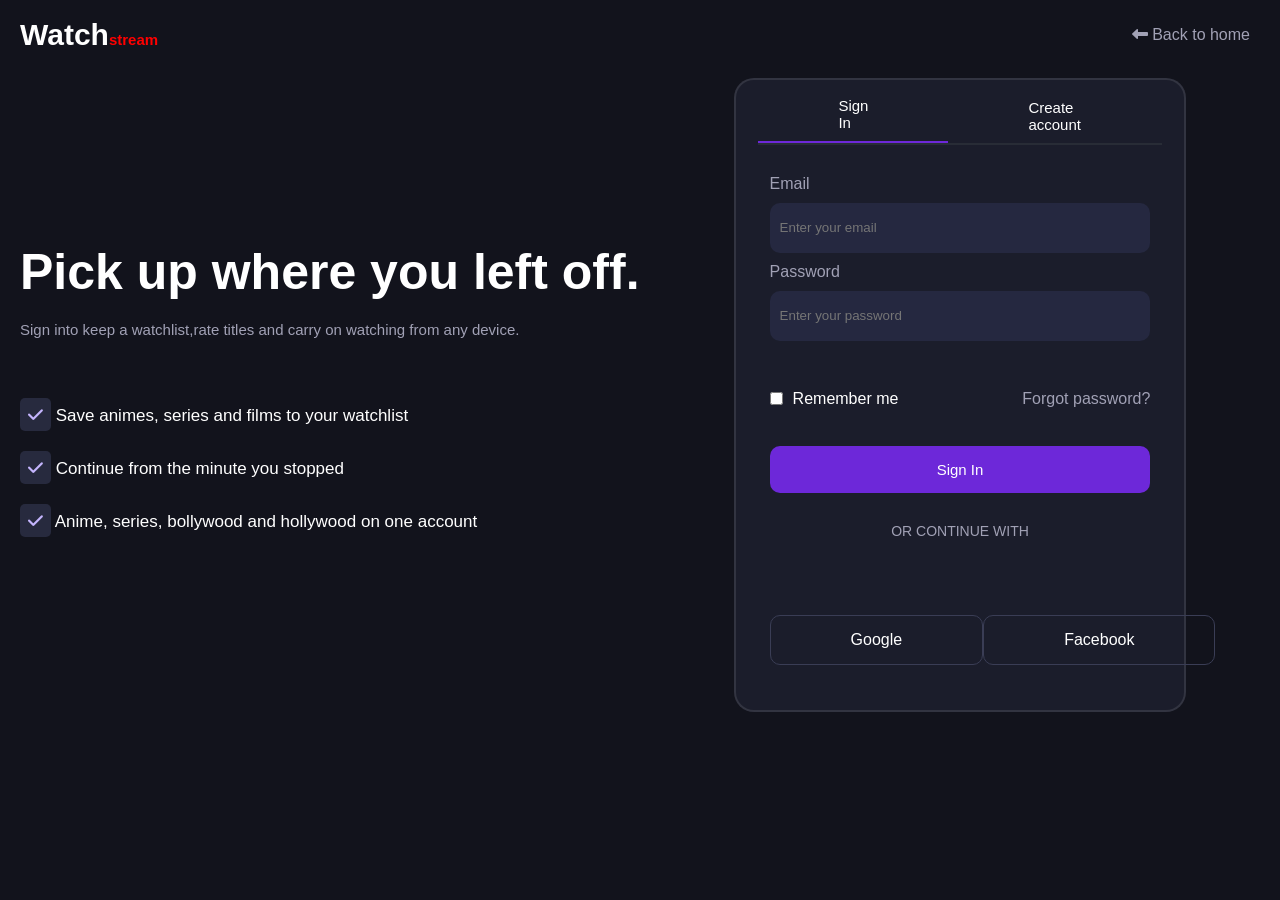
<file: login.html>
<!DOCTYPE html>
<html lang="en">
<head>
    <meta charset="UTF-8">
    <meta name="viewport" content="width=device-width, initial-scale=1.0">
    <title>Login</title>
    <link rel="stylesheet" href="login.css">
    <link rel="stylesheet" href="https://cdnjs.cloudflare.com/ajax/libs/font-awesome/6.4.0/css/all.min.css">
</head>
<body>
    <header>
        <nav>
            <h2>Watch<span>stream</span></h2>
            <a href="http://127.0.0.1:5500/Watch_Stream/index.html"><i class="fa-solid fa-left-long"></i>   Back to home</a>
        </nav>
    </header>
    <main>
        <div class="login_text">
            <h2>Pick up where you left off.</h2>
            <p class="para_text">Sign into keep a watchlist,rate titles and carry on watching from any device.</p>
            <div class="login_bullet">
                <p><i class="fa-solid fa-check"></i>    Save animes, series and films to your watchlist</p>
                <p><i class="fa-solid fa-check"></i>    Continue from the minute you stopped</p>
                <p><i class="fa-solid fa-check"></i>    Anime, series, bollywood and hollywood on one account</p>
            </div>
        </div>
        <div class="login_form">
            <div class="login_form_box">
                <div class="sign_in">
                    <label for="signin" class="sign1">Sign In</label>
                    <input type="radio" name="sign" id="signin" checked>
                    <label for="create" class="sign2">Create account</label>
                    <input type="radio" name="sign" id="create">
                </div>
                <div class="actual_content">
                    <div class="signin_content">
                        <div class="sigin_enter">
                            <label for="email">Email</label>
                            <input type="email" name="email" placeholder="Enter your email" id="email" required>
                            <label for="pass">Password</label>
                            <input type="password" name="password" id="pass" placeholder="Enter your password" required>
                        </div>
                        <div class="remember">
                            <div class="remember_label">
                                <input type="checkbox" id="remem" value="remember_me" name="remember">
                                <label for="remem">Remember me</label>
                            </div>
                            <div class="remember_forgot">
                                <a href="#">Forgot password?</a>
                            </div>
                        </div>
                        <div class="button1">
                            <button type="submit">Sign In</button>
                        </div>
                        <div class="continue">
                            <p>OR CONTINUE WITH</p>
                        </div>
                        <div class="or">
                            <a href="#">Google</a>
                            <a href="#">Facebook</a>
                        </div>
                    </div>
                    <div class="create_content">
                        <div class="create_content_enter">
                            <label for="create_name">Full Name</label>
                            <input type="text" name="create_name" placeholder="Enter your full name" id="create_name" required>
                            <label for="create_email">Email</label>
                            <input type="email" name="create_email" id="create_email" placeholder="Enter your email" required>
                            <label for="create_pass">Password</label>
                            <input type="password" name="create_pass" id="create_pass" placeholder="Enter your password" required>
                            <label for="create_pass_confirm">Confirm Password</label>
                            <input type="password" name="create_pass_confirm" id="create_pass_confirm" placeholder="Confirm your password" required>
                        </div>
                        <div class="agree_create">
                            <input type="checkbox" value="agree" name="agree_create" required id="create_agrement">
                            <label for="create_agrement">I agree to the terms and policies.</label>
                        </div>
                        <div class="create_button">
                            <button type="submit">Create Account</button>
                        </div>
                        <div class="or2">
                            <p>OR CONTINUE WITH</p>
                        </div>
                        <div class="google_facebook">
                            <a href="#">Google</a>
                            <a href="#">Facebook</a>
                        </div>
                    </div>
                </div>
            </div>
        </div>
    </main>
</body>
</html>
</file>
<file: index.css>
*{
    margin: 0;
    padding: 0;
}
body{
    background-color: rgb(18, 19, 28);
    color: white;
    font-family: 'Inter', -apple-system, BlinkMacSystemFont, 'Segoe UI', Roboto, sans-serif;
}
#nav_container{
    width: 100%;
    height: 70px;
    display: flex;
    position: fixed;
    z-index: 2;
    background-color: rgb(18, 19, 28);
    align-items: center;
    margin-bottom: 20px;
}
.nav_logo{
    height: 100%;
    display: flex;
    width:10%;
    justify-content: center;
    align-items: center;
    font-size: 25px;
}
.nav_logo label{
    height: 100%;
    display: inline-block;
    display: flex;
    color: white;
    font-weight: 700;
    cursor: pointer;
    align-items: center;
}
.nav_logo input{
    display: none;
}
.nav_logo label sub{
    color: red;
    font-size: 10px;
    font-weight: 500;
}
body:has(#home_logo:checked) .home_section{
    display: block;
}
.nav_links{
    display: flex;
    justify-content: left;
    width: 55%;
}
.nav_links input{
    display: none;
}
.nav_links label{
    display: inline-block;
    font-size: 15px;
    cursor: pointer;
    color: rgb(148, 153, 183);
    text-decoration: none;
    padding: 0 10px;
    transition-property: all;
    transition-duration: 0.1s;
}
main > div{
    display: none;
}
body:has(#home:checked) .home_section{
    display: block;
}
body:has(#anime_nav:checked) .anime_contain{
    display: flex;
}
.nav_links label:hover{
    transform: scale(1.08);
    color: rgb(109, 40, 217);
}
.nav_links select{
    background-color: rgb(18, 19, 28);
    border: none;
    outline: none;
    color: rgb(148, 153, 183);
    font-size: 15px;
}
.nav_search{
    width: 25%;
    display: flex;
    height: 100%;
    align-items: center;
    justify-content: center;
}
.nav_search input{
    width: 93%;
    height: 45%;
    border-radius: 0 10px 10px 0;
    color: white;
    outline: none;
    background-color: rgb(39, 42, 62);
    border: 1px solid rgb(39, 42, 62);;
}
.nav_search i {
    color: white;
    background-color: rgb(39, 42, 62);
    border-radius: 10px 0 0 10px;
    height: 47%;
    width: 7%;
    color: rgb(148, 153, 183);
    padding: 0 5px;
    display: flex;
    align-items: center;
    justify-content: center;
}
.nav_login{
    display: flex;
    height: 100%;
    width: 10%;
    justify-content: center;
    align-items: center;
}
.nav_login a{
    display: inline-block;
    text-decoration: none;
    color: white;
    font-size: 15px;
    padding: 3px;
}
.nav_login i{
    background-color: rgb(39, 42, 62);
    padding: 10px;
    border-radius: 10px;
}






#hero_container{
    width: 100%;
    display: flex;
    align-items: end;
    height: 730px;
    justify-content: center;
}
.hero_image{
    width: 95%;
    height: 90%;
    background-image: url(images/hero.jpg);
    background-repeat: no-repeat;
    background-size: cover;
    background-position: center;
    border-radius: 10px;
    display: flex;
    justify-content: start;
    align-items: center;
}
.hero_text{
    width: 50%;
    height: 100%;
    display: flex;
    flex-direction: column;
    justify-content: center;
    margin-left: 20px;
}
.hero_rating{
    display: flex;
    align-items: center;
    margin: 20px 0;
}
.hero_rating h3{
    color: black;
    font-size: 16px;
    font-weight: 800;
    background-color: yellow;
    padding: 8px;
    border-radius: 10px;
}
.hero_rating p{
    font-size: 13px;
    padding: 0 10px;
}
.hero_caption{
    display: flex;
    flex-direction: column;
}
.hero_caption h2{
    font-size: 60px;
    font-weight: 500;
}
.hero_caption h2 span{
    font-size: 12px;
    color: black;
    background-color: white;
    padding: 4px;
    border-radius: 5px;
}
.hero_caption p{
    font-size: 14px;
    margin: 10px 0;
}
.hero_buttons{
    display: flex;
    flex-direction: row;
    width: 100%;
    transition-property: all;
    transition-duration: 0.2s;
}
.hero_buttons :hover{
    transform: scale(1.05);
}
.hero_buttons a{
    display: inline-block;
    text-decoration: none;
    color: white;
    background-color: rgb(109, 40, 217);
    font-size: 14px;
    padding: 15px 35px;
    border-radius: 5px;
    margin: 20px 0;
}
.hero_buttons i{
    margin-right: 15px;
}
.button2{
    padding: 0 5px;
    display: flex;
    justify-content: center;

}
.button2 a{
    padding: 15px 0;
    padding-left: 12px;
    background-color: rgba(255, 255, 255, 0.25);
    font-size: 15px;
}
.hero_options{
    position: relative;
    top: -120px;
    width: 100%;
    background-color: none;
    height: 200px;
    display: flex;
    flex-direction: row;
    justify-content: space-between;
    align-items: end;
}
.hero_options_images{
    display: flex;
    flex-direction: row;
    margin-left: 40px;
}
.hero_options img{
    display: inline-block;
    height: 90%;
    width: 9%;
    border-radius: 10px;
    padding: 0 5px;
    transition-property: all;
    transition-duration: 0.2s;
}
.hero_options img:hover{
    transform: scale(1.08);
}
.hero_share{
    display: flex;
    flex-direction: row;
    align-items: center;
    border: 1px solid rgba(255, 255, 255, 0.25);
    margin-left: 40px;
    width: 60%;
    padding: 8px;
    border-radius: 10px;
    margin-right: 40px;
}
.hero_share i{
    padding: 0 10px;
}
.hero_share p{
    padding: 0 10px;
    font-weight: 400;
}
.hero_p{
    display: inline-block;
}
.hero_p p{
    font-size: 10px;
    display: inline-block;
    color: white;
    background-color: rgb(43, 45, 66);
    border-radius: 10px;
    padding: 7px 9px;
}




.genre_container{
    width: 100%;
    display: flex;
    flex-direction: row;
    justify-content: center;
    align-items: center;
    height: 50px;
    margin-bottom: 40px;
}
.genre_values{
    display: flex;
    flex-direction: row;
    width: 95%;
    height: 100%;
    align-items: center;
    justify-content: start;
}
.genre_values label{
    display: inline-block;
    color: white;
    padding: 8px 14px;
    cursor: pointer;
}
.radio{
    display: none;
}
.movie_container > div{
    display: none;
}
.movie_container{
    width: 100%;
    display: flex;
    justify-content: center;
}
.popular_movie{
    width: 95%;
    display: flex;
    flex-direction: row;
    justify-content: space-between;
    flex-wrap: wrap;
    row-gap: 70px;
}
main:has(#popular:checked) .popular_movie {
    display: flex;
}

.popular_movie_set{
    width: 16%;
    min-width: 200px;
    height: 445px;
    display: flex;
    flex-direction: column;
}
.popular_movie_set img{
    width: 100%;
    height: 79%;
    border-radius: 8px;
}
.movie_text{
    width: 100%;
    display: flex;
    flex-direction: column;
    align-items: center;
    row-gap: 10px;
}
.movie_text h3{
    font-size: 17px;
    font-weight: 700;
}
.movie_p{
    display: flex;
    flex-direction: row;
    width: 100%;
    justify-content: space-around;
    font-size: 13px;
}
main:has(#anime:checked) .anime_contain {
    display: flex;
}
.anime_contain{
    width: 95%;
    display: flex;
    flex-direction: row;
    justify-content: space-between;
    flex-wrap: wrap;
    row-gap: 70px;
}
main:has(#popular:checked) .popular_label{
    padding-bottom: 10px;
    border-bottom: 3px solid rgb(109, 40, 217);
}
main:has(#anime:checked) .anime_label{
    padding-bottom: 10px;
    border-bottom: 3px solid rgb(109, 40, 217);
}
main:has(#bollywood:checked) .bollywood_label{
    padding-bottom: 10px;
    border-bottom: 3px solid rgb(109, 40, 217);
}
main:has(#series:checked) .series_label{
    padding-bottom: 10px;
    border-bottom: 3px solid rgb(109, 40, 217);
}
.bollywood_contain{
    width: 95%;
    display: flex;
    flex-direction: row;
    justify-content: space-between;
    flex-wrap: wrap;
    row-gap: 70px;
}
main:has(#bollywood:checked) .bollywood_contain{
    display: flex;
}
.series_contain{
    width: 95%;
    display: flex;
    flex-direction: row;
    justify-content: space-between;
    flex-wrap: wrap;
    row-gap: 70px;
}
main:has(#series:checked) .series_contain{
    display: flex;
}




body:has(#anime_nav:checked) .anime_section{
    display: flex;
}
.anime_section{
    width: 100%;
    justify-content: center;
    padding-top: 100px;
}
.anime_section_actual{
    width: 95%;
    display: flex;
    flex-direction: row;
    justify-content: space-between;
    flex-wrap: wrap;
    row-gap: 70px;
}
body:has(#series_nav:checked) .series_section{
    display: flex;
}
.series_section{
    width: 100%;
    justify-content: center;
    padding-top: 100px;
}
.series_section_actual{
    width: 95%;
    display: flex;
    flex-direction: row;
    justify-content: space-between;
    flex-wrap: wrap;
    row-gap: 70px;
}
body:has(#holly:checked) .hollywood_section{
    display: flex;
}
.hollywood_section{
    width: 100%;
    justify-content: center;
    padding-top: 100px;
}
.hollywood_section_actual{
    width: 95%;
    display: flex;
    flex-direction: row;
    justify-content: space-between;
    flex-wrap: wrap;
    row-gap: 70px;
}
body:has(#bolly:checked) .bollywood_section{
    display: flex;
}
.bollywood_section{
    width: 100%;
    justify-content: center;
    padding-top: 100px;
}
.bollywood_section_actual{
    width: 95%;
    display: flex;
    flex-direction: row;
    justify-content: space-between;
    flex-wrap: wrap;
    row-gap: 70px;
}
footer
{
    width: 100%;
    background-color: #0D0E16;
    display: flex;
    flex-direction: column;
    justify-content: center;
    align-items: center;
}
.footer_section{
    width: 90%;
    padding: 30px 0;
    display: flex;
    flex-direction: row;
    justify-content: space-between;
    align-items: start;
    border-bottom: 2px solid rgb(35, 38, 49);
    flex-wrap: wrap;
}
.watchstream_section{
    width: 20%;
    display: flex;
    flex-direction: column;
    align-items: start;
    min-width: 270px;
}
.watchstream_section h3{
    font-size: 30px;
    font-weight: 500;
    padding: 20px 0;
}
.watchstream_section h3 span{
    color: red;
    font-size: 12px;
}
.watchstream_section p{
    color: #A1A1B5;
    font-size: 15px;
    padding-bottom: 20px;
}
.footer_icons{
    display: flex;
    width: 100%;
    justify-content: start;
}
.footer_icons i{
    color: #A1A1B5;
    font-size: 30px;
    padding-right: 25px;
}
.browse{
    width: 20%;
    display: flex;
    flex-direction: column;
    align-items: start;
}
.browse h3{
    font-size: 30px;
    font-weight: 500;
    padding: 20px 0;
}
.browse input{
    display: none;
}
.browse label{
    color: #A1A1B5;
    font-size: 15px;
    cursor: pointer;
    padding-bottom: 15px;
}

.genre{
    width: 20%;
    display: flex;
    flex-direction: column;
    align-items: start;
}
.genre h3{
    font-size: 30px;
    font-weight: 500;
    padding: 20px 0;
}
.genre input{
    display: none;
}
.genre label{
    color: #A1A1B5;
    font-size: 15px;
    cursor: pointer;
    padding-bottom: 15px;
}

.support{
    width: 20%;
    display: flex;
    flex-direction: column;
    align-items: start;
}
.support h3{
    font-size: 30px;
    font-weight: 500;
    padding: 20px 0;
}
.support a{
    color: #A1A1B5;
    font-size: 15px;
    padding-bottom: 15px;
    display: inline-block;
    text-decoration: none;
}

.footer_bottom{
    width: 90%;
    padding: 30px 0;
    display: flex;
}
.footer_bottom p{
    color: #A1A1B5;
    font-size: 14px;
    width: 70%;
}
.footer_anchor{
    display: flex;
    width: 30%;
    justify-content: space-around;
}
.footer_anchor a{
    display: inline-block;
    color: #A1A1B5;
    text-decoration: none;
    font-size: 14px;
}
</file>
<file: login.css>
*{
    margin: 0;
    padding: 0;
}
body{
    background-color: rgb(18, 19, 28);
    color: white;
    font-family: 'Inter', -apple-system, BlinkMacSystemFont, 'Segoe UI', Roboto, sans-serif;
}
nav{
    width: 100%;
    height: 70px;
    display: flex;
    justify-content: space-between;
    align-items: center;
}
nav h2{
    font-size: 30px;
    font-weight: 600;
    padding-left: 20px;
}
nav h2 span{
    font-size: 15px;
    color: red;
}
nav a{
    display: inline-block;
    color: #A1A1B5;
    font-size: 16px;
    text-decoration: none;
    padding-right: 30px;
}
main{
    width: 100%;
    display: flex;
    flex-direction: row;
    height: 650px;
}
.login_text{
    display: flex;
    flex-direction: column;
    align-items: start;
    justify-content: center;
    width: 50%;
    height: 100%;
}
.login_text h2{
    font-size: 50px;
    padding: 20px 0 20px 20px;
}
.para_text{
    font-size: 15px;
    color: #A1A1B5;
    padding: 0 0 20px 20px;
}
.login_bullet{
    padding: 30px 0 20px 20px;
}
.login_bullet p {
    font-size: 17px;
    padding: 10px 0;
}
.login_bullet p i{
    color: rgb(196, 181, 253);
    background-color: rgb(39, 42, 62);
    padding: 8px;
    border-radius: 5px;
}
.login_form{
    width: 50%;
    height: 100%;
    display: flex;
    justify-content: center;
    align-items: center;
}
.login_form_box{
    width: 70%;
    height: 97%;
    background-color: rgb(27, 29, 43);
    border-radius: 20px;
    border: 2px solid rgba(255, 255, 255, 0.1);
    display: flex;
    flex-direction: column;
    justify-content: start;
    align-items: center;
}
.sign_in{
    height: 10%;
    width: 90%;
    display: flex;
    justify-content: space-around;
    align-items: end;
    border-bottom: 2px solid rgb(40, 44, 54);
}
.sign_in input{
    display: none;
}
.sign_in label{
    padding: 10px 80px;
    font-size: 15px;
    font-weight: 500;
    cursor: pointer;
}
.sign_in:has(#signin:checked) .sign1{
    border-bottom: 2px solid rgb(109, 40, 217);
}
.sign_in:has(#create:checked) .sign2{
    border-bottom: 2px solid rgb(109, 40, 217);
}
.actual_content{
    height: 90%;
    width: 85%;
}
.signin_content{
    height: 100%;
    display: flex;
    flex-direction: column;
    width: 100%;
}
.remember{
    display: flex;
    height: 20%;
    align-items: center;
}
.remember_label{
    height: 100%;
    width: 50%;
    display: flex;
    justify-content: start;
    align-items: center;
}
.remember_forgot{
    width: 50%;
    height: 100%;
    display: flex;
    justify-content: end;
    align-items: center;
}
.remember_forgot a{
    display: inline-block;
    text-decoration: none;
    color: #A1A1B5;
}
.remember_label label{
    padding-left: 10px;
}
.remember_label input{
    border: 1px solid black;
}
.sigin_enter{
    display: flex;
    height: 40%;
    flex-direction: column;
    padding-top: 20px;
}
.sigin_enter label{
    color: #A1A1B5;
    font-size: 16px;
    padding: 10px 0;
}
.sigin_enter input{
    height: 50px;
    outline: none;
    border: none;
    padding-left: 10px;
    border-radius: 10px;
    background-color: #252840;
    color: #ffffff;
}
.button1{
    height: 10%;
    width: 100%;
}
.button1 button{
    background-color: #6d28d9;
    color: #ffffff;
    border: none;
    outline: none;
    cursor: pointer;
    font-size: 15px;
    height: 100%;
    width: 100%;
    border-radius: 10px;
}
.continue{
    width: 90%;
    display: flex;
    justify-content: center;
    padding-top: 30px;
    align-self: center;
    height: 10%;
}
.continue p{
    color: #A1A1B5;
    font-size: 14px;
}
.or{
    height: 30%;
    display: flex;
    justify-content: space-around;
    align-items: center;
}
.or a{
    display: inline-block;
    text-decoration: none;
    color: white;
    padding: 15px 80px;
    border-radius: 10px;
    border: 1px solid #3a3d55;
}
.actual_content > div {
    display: none;
}
.login_form_box:has(#signin:checked) .signin_content{
    display: flex;
}
.login_form_box:has(#create:checked) .create_content{
    display: flex;
}



.create_content{
    height: 100%;
    display: flex;
    flex-direction: column;
    width: 100%;
}
.create_content_enter{
    display: flex;
    flex-direction: column;
    width: 100%;
    height: 60%;
}
.create_content_enter label{
    color: #A1A1B5;
    font-size: 16px;
    padding: 10px 0;
}
.create_content_enter input{
    height: 50px;
    outline: none;
    border: none;
    padding-left: 10px;
    border-radius: 10px;
    background-color: #252840;
}
.agree_create{
    width: 100%;
    padding: 13px 0;
}
.agree_create label{
    padding-left: 7px;
}
.create_button{
    width: 100%;
    height: 8%;
    padding: 9px 0;
}
.create_button button{
    width: 100%;
    height: 100%;
    background-color: #6d28d9;
    color: #ffffff;
    outline: none;
    border-radius: 10px;
    cursor: pointer;
    border: none;
    font-size: 15px;
}
.or2{
    width: 100%;
    padding: 4px 0;
    display: flex;
    justify-content: center;
}
.or2 p{
    color: #A1A1B5;
    font-size: 14px;
}
.google_facebook{
    width: 100%;
    height: 15%;
    display: flex;
    justify-content: space-around;
    align-items: center;
}
.google_facebook a{
    color: white;
    display: inline-block;
    text-decoration: none;
    border-radius: 10px;
    border: 1px solid #3a3d55;
    padding: 15px 80px;
}
</file>
